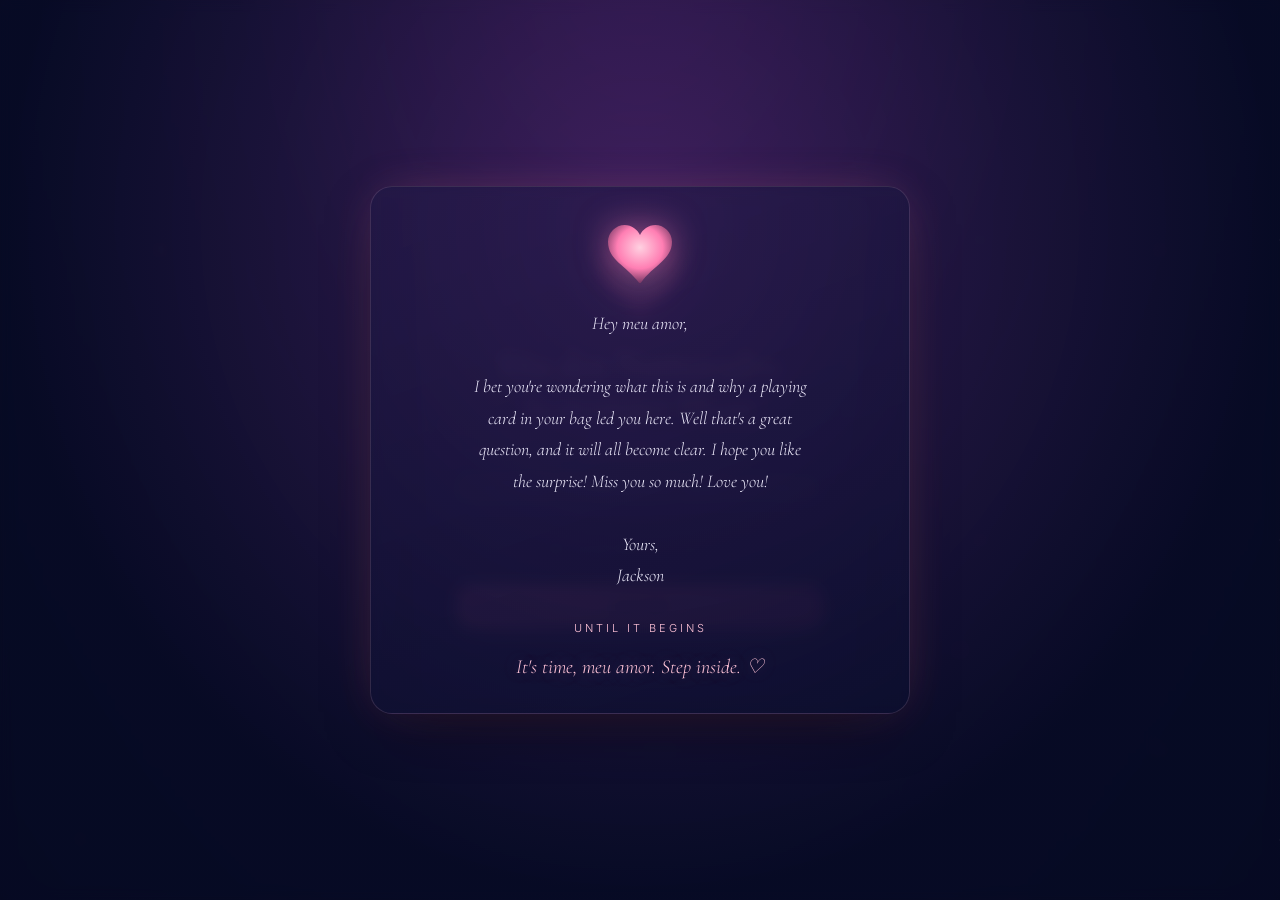
<file: index.html>
<!doctype html>
<html lang="en">
<head>
  <meta charset="utf-8" />
  <meta name="viewport" content="width=device-width, initial-scale=1, viewport-fit=cover" />
  <meta name="theme-color" content="#0b1030" />
  <meta name="robots" content="noindex, nofollow" />
  <title>Dia dos Namorados Scavenger Hunt</title>
  <link rel="icon" href="data:image/svg+xml,%3Csvg xmlns='http://www.w3.org/2000/svg' viewBox='0 0 32 29'%3E%3Cpath fill='%23ff7eb3' d='M23.6 0c-3.4 0-6.3 2.18-7.6 5.05C14.7 2.18 11.8 0 8.4 0 3.8 0 0 3.8 0 8.4c0 9.42 9.48 11.9 16 21.2 6.13-9.32 16-12 16-21.2C32 3.8 28.2 0 23.6 0z'/%3E%3C/svg%3E" />
  <link rel="preconnect" href="https://fonts.googleapis.com" />
  <link rel="preconnect" href="https://fonts.gstatic.com" crossorigin />
  <link href="https://fonts.googleapis.com/css2?family=Cormorant+Garamond:ital,wght@0,400;0,500;0,600;1,400;1,500&family=Inter:wght@300;400;500;600&display=swap" rel="stylesheet" />
  <link rel="stylesheet" href="assets/css/style.css" />
</head>
<body class="is-locked">
  <!-- starfield background -->
  <div class="stars" aria-hidden="true">
    <div class="stars__layer stars__layer--1"></div>
    <div class="stars__layer stars__layer--2"></div>
    <div class="stars__layer stars__layer--3"></div>
  </div>

  <!-- floating hearts background -->
  <div class="hearts" aria-hidden="true"></div>

  <!-- =====================================================================
       LOCK SCREEN — master gate
       ===================================================================== -->
  <section id="gate" class="gate" aria-label="Locked entrance">
    <div class="gate__inner">
      <div class="gate__sigil" aria-hidden="true">
        <svg viewBox="0 0 32 29" width="84" height="76">
          <defs>
            <radialGradient id="g" cx="50%" cy="38%" r="65%">
              <stop offset="0%" stop-color="#ffd1e1" />
              <stop offset="55%" stop-color="#ff7eb3" />
              <stop offset="100%" stop-color="#5a2a55" />
            </radialGradient>
          </defs>
          <path d="M23.6 0c-3.4 0-6.3 2.18-7.6 5.05C14.7 2.18 11.8 0 8.4 0 3.8 0 0 3.8 0 8.4c0 9.42 9.48 11.9 16 21.2 6.13-9.32 16-12 16-21.2C32 3.8 28.2 0 23.6 0z" fill="url(#g)" />
        </svg>
      </div>
      <h1 class="gate__title" data-title>Dia dos Namorados Scavenger Hunt</h1>
      <p class="gate__subtitle" data-subtitle>for the one I love</p>
      <p class="gate__greeting" data-greeting></p>
      <form id="gate-form" class="gate__form" autocomplete="off" novalidate>
        <label class="sr-only" for="gate-input">Password</label>
        <input
          id="gate-input"
          name="password"
          type="password"
          class="gate__input"
          inputmode="text"
          autocapitalize="off"
          autocorrect="off"
          spellcheck="false"
          required
        />
        <button type="submit" class="gate__btn">Enter</button>
      </form>
      <p id="gate-error" class="gate__error" role="alert" aria-live="polite"></p>
    </div>
  </section>

  <!-- =====================================================================
       COUNTDOWN OVERLAY — floats over the landing page until the hunt begins
       ===================================================================== -->
  <section id="countdown" class="countdown" hidden aria-label="Countdown to the hunt">
    <div class="countdown__inner">
      <div class="countdown__sigil" aria-hidden="true">
        <svg viewBox="0 0 32 29" width="64" height="58">
          <defs>
            <radialGradient id="cg" cx="50%" cy="38%" r="65%">
              <stop offset="0%" stop-color="#ffd1e1" />
              <stop offset="55%" stop-color="#ff7eb3" />
              <stop offset="100%" stop-color="#5a2a55" />
            </radialGradient>
          </defs>
          <path d="M23.6 0c-3.4 0-6.3 2.18-7.6 5.05C14.7 2.18 11.8 0 8.4 0 3.8 0 0 3.8 0 8.4c0 9.42 9.48 11.9 16 21.2 6.13-9.32 16-12 16-21.2C32 3.8 28.2 0 23.6 0z" fill="url(#cg)" />
        </svg>
      </div>

      <p class="countdown__message" id="countdown-message"></p>

      <p class="countdown__eyebrow" id="countdown-eyebrow"></p>
      <div class="countdown__clock" id="countdown-clock" role="timer" aria-live="off">
        <div class="countdown__unit">
          <span class="countdown__value" id="cd-days">00</span>
          <span class="countdown__label">days</span>
        </div>
        <span class="countdown__sep" aria-hidden="true">:</span>
        <div class="countdown__unit">
          <span class="countdown__value" id="cd-hours">00</span>
          <span class="countdown__label">hours</span>
        </div>
        <span class="countdown__sep" aria-hidden="true">:</span>
        <div class="countdown__unit">
          <span class="countdown__value" id="cd-mins">00</span>
          <span class="countdown__label">min</span>
        </div>
        <span class="countdown__sep" aria-hidden="true">:</span>
        <div class="countdown__unit">
          <span class="countdown__value" id="cd-secs">00</span>
          <span class="countdown__label">sec</span>
        </div>
      </div>

      <p class="countdown__ready" id="countdown-ready" hidden></p>
    </div>
  </section>

  <!-- =====================================================================
       HUNT APP — shown once gate is unlocked
       ===================================================================== -->
  <main id="app" class="app" hidden>
    <header class="app__header">
      <div class="brand">
        <span class="brand__heart" aria-hidden="true">♡</span>
        <div>
          <h1 class="brand__title" data-title>Dia dos Namorados Scavenger Hunt</h1>
          <p class="brand__subtitle" data-subtitle>for the one I love</p>
        </div>
      </div>
      <nav class="tabs" role="tablist" aria-label="Sections">
        <button class="tab is-active" role="tab" data-tab="start" aria-selected="true">Start Here</button>
        <button class="tab" role="tab" data-tab="hunt" aria-selected="false">The Hunt</button>
        <button class="tab" role="tab" data-tab="map" aria-selected="false">Map</button>
        <button class="tab" role="tab" data-tab="vault" aria-selected="false">Entertainment</button>
      </nav>
      <button id="reset-btn" class="ghost-btn" type="button" title="Reset progress">reset</button>
    </header>

    <!-- ============== TAB: START HERE / INSTRUCTIONS ============== -->
    <section id="tab-start" class="tab-panel is-active" role="tabpanel">
      <div class="howto" id="howto" aria-live="polite">
        <!-- populated by JS -->
      </div>
    </section>

    <!-- ============== TAB: THE HUNT ============== -->
    <section id="tab-hunt" class="tab-panel" role="tabpanel" hidden>
      <div class="stage-card" id="stage-card" aria-live="polite">
        <!-- populated by JS -->
      </div>

      <!-- per-stage reveal log -->
      <div class="reveals" id="reveals" aria-live="polite"></div>
    </section>

    <!-- ============== TAB: MAP / ROADMAP ============== -->
    <section id="tab-map" class="tab-panel" role="tabpanel" hidden>
      <h2 class="section-title">The Road So Far</h2>
      <p class="section-sub">Six whispers between us. Find each one to find me.</p>
      <ol id="roadmap" class="roadmap"></ol>
      <div class="progress">
        <div class="progress__bar"><div id="progress-fill" class="progress__fill"></div></div>
        <p class="progress__label"><span id="progress-count">0</span> of <span id="progress-total">6</span> hearts found</p>
      </div>
    </section>

    <!-- ============== TAB: ENTERTAINMENT VAULT ============== -->
    <section id="tab-vault" class="tab-panel" role="tabpanel" hidden>
      <h2 class="section-title">The Vault</h2>
      <p class="section-sub" id="vault-intro"></p>

      <div id="vault-content" class="vault"></div>
    </section>

    <footer class="app__footer">
      <span aria-hidden="true">♡</span>
      <span>made with love</span>
      <span aria-hidden="true">♡</span>
    </footer>
  </main>

  <!-- =====================================================================
       VICTORY OVERLAY — shown when stage 6 is solved
       ===================================================================== -->
  <section id="victory" class="victory" hidden aria-label="You found me">
    <div class="victory__inner">
      <div class="victory__sigil" aria-hidden="true">
        <svg viewBox="0 0 32 29" width="140" height="127">
          <defs>
            <radialGradient id="vg" cx="50%" cy="38%" r="65%">
              <stop offset="0%" stop-color="#fff1f7" />
              <stop offset="50%" stop-color="#ff7eb3" />
              <stop offset="100%" stop-color="#8a3a7a" />
            </radialGradient>
          </defs>
          <path d="M23.6 0c-3.4 0-6.3 2.18-7.6 5.05C14.7 2.18 11.8 0 8.4 0 3.8 0 0 3.8 0 8.4c0 9.42 9.48 11.9 16 21.2 6.13-9.32 16-12 16-21.2C32 3.8 28.2 0 23.6 0z" fill="url(#vg)" />
        </svg>
      </div>
      <h1 class="victory__title" id="victory-title"></h1>
      <p class="victory__message" id="victory-message"></p>
      <p class="victory__signature" id="victory-signature"></p>
      <div id="victory-media" class="victory__media"></div>
      <button type="button" class="ghost-btn" id="victory-close">return to the hunt</button>
    </div>
    <div class="victory__confetti" aria-hidden="true"></div>
  </section>

  <!-- scripts -->
  <script src="assets/js/content.js"></script>
  <script src="assets/js/clues.js"></script>
  <script src="assets/js/app.js"></script>
</body>
</html>
</file>
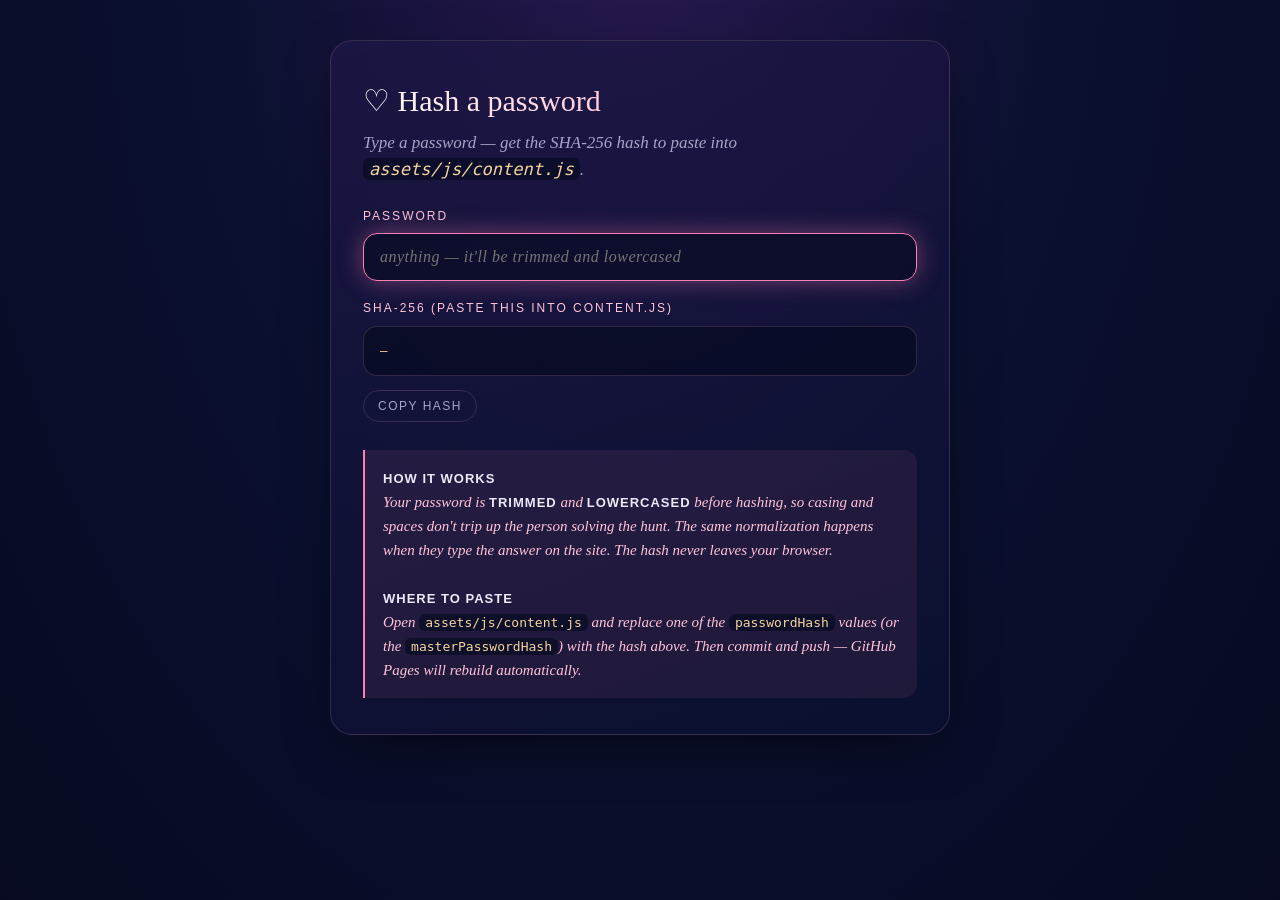
<file: tools/hash.html>
<!doctype html>
<html lang="en">
<head>
  <meta charset="utf-8" />
  <meta name="viewport" content="width=device-width, initial-scale=1" />
  <title>Password Hash Generator — Dia dos Namorados Scavenger Hunt</title>
  <link rel="icon" href="data:image/svg+xml,%3Csvg xmlns='http://www.w3.org/2000/svg' viewBox='0 0 100 100'%3E%3Ctext y='.9em' font-size='90'%3E%E2%99%A1%3C/text%3E%3C/svg%3E" />
  <style>
    :root {
      --bg-0: #070a22; --bg-1: #0b1030; --bg-2: #141a3d;
      --rose: #ff7eb3; --rose-soft: #ffc4d8; --rose-deep: #c54a85;
      --gold: #f4d4a0; --text: #ece9fa; --text-dim: #a8a3c7; --text-muted: #6f6a90;
      --border: rgba(255, 196, 216, 0.15);
    }
    * { box-sizing: border-box; }
    body {
      margin: 0; min-height: 100vh; padding: 40px 20px;
      background: radial-gradient(ellipse at 50% -10%, #2a1850 0%, var(--bg-1) 45%, var(--bg-0) 100%) no-repeat fixed;
      color: var(--text);
      font-family: -apple-system, BlinkMacSystemFont, "Segoe UI", "Inter", sans-serif;
      font-weight: 300; line-height: 1.6;
      display: grid; place-items: start center;
    }
    .wrap {
      width: min(620px, 100%);
      padding: 36px 32px;
      background: linear-gradient(160deg, rgba(30, 24, 70, 0.7), rgba(11, 16, 48, 0.78));
      border: 1px solid var(--border);
      border-radius: 22px;
      box-shadow: 0 18px 60px -20px rgba(0,0,0,0.7);
    }
    h1 {
      font-family: "Cormorant Garamond", Georgia, serif;
      font-weight: 500;
      font-size: 30px;
      margin: 0 0 4px;
      background: linear-gradient(120deg, #fff, var(--rose-soft), var(--gold));
      -webkit-background-clip: text; background-clip: text; color: transparent;
    }
    p.lede {
      margin: 0 0 24px;
      color: var(--text-dim);
      font-family: "Cormorant Garamond", Georgia, serif;
      font-style: italic;
      font-size: 17px;
    }
    label { display: block; font-size: 12px; letter-spacing: 2px; text-transform: uppercase; color: var(--rose-soft); margin: 18px 0 6px; }
    input[type="text"] {
      width: 100%; padding: 14px 16px;
      background: rgba(7,10,34,0.6); border: 1px solid var(--border); border-radius: 14px;
      color: var(--text); font-size: 16px; outline: none;
      font-family: "Cormorant Garamond", Georgia, serif; font-style: italic; letter-spacing: 0.5px;
    }
    input[type="text"]:focus { border-color: var(--rose); box-shadow: 0 0 24px rgba(255,126,179,0.4); }
    .hash {
      margin-top: 8px;
      padding: 14px 16px;
      background: rgba(7,10,34,0.7);
      border: 1px solid var(--border); border-radius: 14px;
      font-family: ui-monospace, SFMono-Regular, Menlo, monospace;
      font-size: 12.5px; word-break: break-all;
      color: var(--gold);
      min-height: 48px;
    }
    .row { display: flex; gap: 10px; align-items: center; flex-wrap: wrap; }
    button {
      appearance: none; border: 1px solid var(--border); background: transparent;
      color: var(--text-dim); padding: 8px 14px; border-radius: 999px; cursor: pointer;
      font-size: 12px; letter-spacing: 1.5px; text-transform: uppercase;
      transition: color .2s, border-color .2s;
    }
    button:hover { color: var(--rose-soft); border-color: var(--rose-soft); }
    .notes {
      margin-top: 28px;
      padding: 16px 18px;
      border-left: 2px solid var(--rose);
      background: rgba(255, 126, 179, 0.08);
      border-radius: 0 14px 14px 0;
      font-family: "Cormorant Garamond", Georgia, serif;
      font-style: italic; font-size: 15px; color: var(--rose-soft);
    }
    .notes b { color: var(--text); font-style: normal; font-family: -apple-system, sans-serif; font-size: 13px; letter-spacing: 1px; text-transform: uppercase; }
    .notes code {
      font-family: ui-monospace, SFMono-Regular, Menlo, monospace;
      font-size: 13px; padding: 1px 6px; border-radius: 6px;
      background: rgba(7,10,34,0.7); color: var(--gold); font-style: normal;
    }
    a { color: var(--rose-soft); }
  </style>
</head>
<body>
  <div class="wrap">
    <h1>♡ Hash a password</h1>
    <p class="lede">Type a password — get the SHA-256 hash to paste into <code style="font-family:ui-monospace,monospace; background:rgba(7,10,34,0.7); color:var(--gold); padding:1px 6px; border-radius:6px;">assets/js/content.js</code>.</p>

    <label for="pw">Password</label>
    <input id="pw" type="text" autocomplete="off" autocapitalize="off" autocorrect="off" spellcheck="false" placeholder="anything — it'll be trimmed and lowercased" />

    <label>SHA-256 (paste this into content.js)</label>
    <div class="hash" id="out">—</div>

    <div class="row" style="margin-top:14px;">
      <button id="copy" type="button">copy hash</button>
      <span id="copied" style="color: var(--rose-soft); font-style: italic; font-family: 'Cormorant Garamond', Georgia, serif;"></span>
    </div>

    <div class="notes">
      <b>How it works</b><br>
      Your password is <b>trimmed</b> and <b>lowercased</b> before hashing, so casing and spaces don't trip up the person solving the hunt. The same normalization happens when they type the answer on the site. The hash never leaves your browser.
      <br><br>
      <b>Where to paste</b><br>
      Open <code>assets/js/content.js</code> and replace one of the <code>passwordHash</code> values (or the <code>masterPasswordHash</code>) with the hash above. Then commit and push — GitHub Pages will rebuild automatically.
    </div>
  </div>

  <script>
    const $ = (s) => document.querySelector(s);
    const normalize = (s) => String(s || "").trim().toLowerCase();
    async function sha256(str) {
      const bytes = new TextEncoder().encode(str);
      const digest = await crypto.subtle.digest("SHA-256", bytes);
      return Array.from(new Uint8Array(digest)).map(b => b.toString(16).padStart(2, "0")).join("");
    }
    const pw = $("#pw");
    const out = $("#out");
    const copy = $("#copy");
    const copied = $("#copied");

    let lastHash = "";
    async function update() {
      const v = pw.value;
      if (!v) { out.textContent = "—"; lastHash = ""; return; }
      const h = await sha256(normalize(v));
      lastHash = h;
      out.textContent = h;
    }
    pw.addEventListener("input", update);
    copy.addEventListener("click", async () => {
      if (!lastHash) return;
      try {
        await navigator.clipboard.writeText(lastHash);
        copied.textContent = "copied ♡";
        setTimeout(() => copied.textContent = "", 1600);
      } catch {
        copied.textContent = "select the hash above and copy manually";
      }
    });
    pw.focus();
  </script>
</body>
</html>
</file>
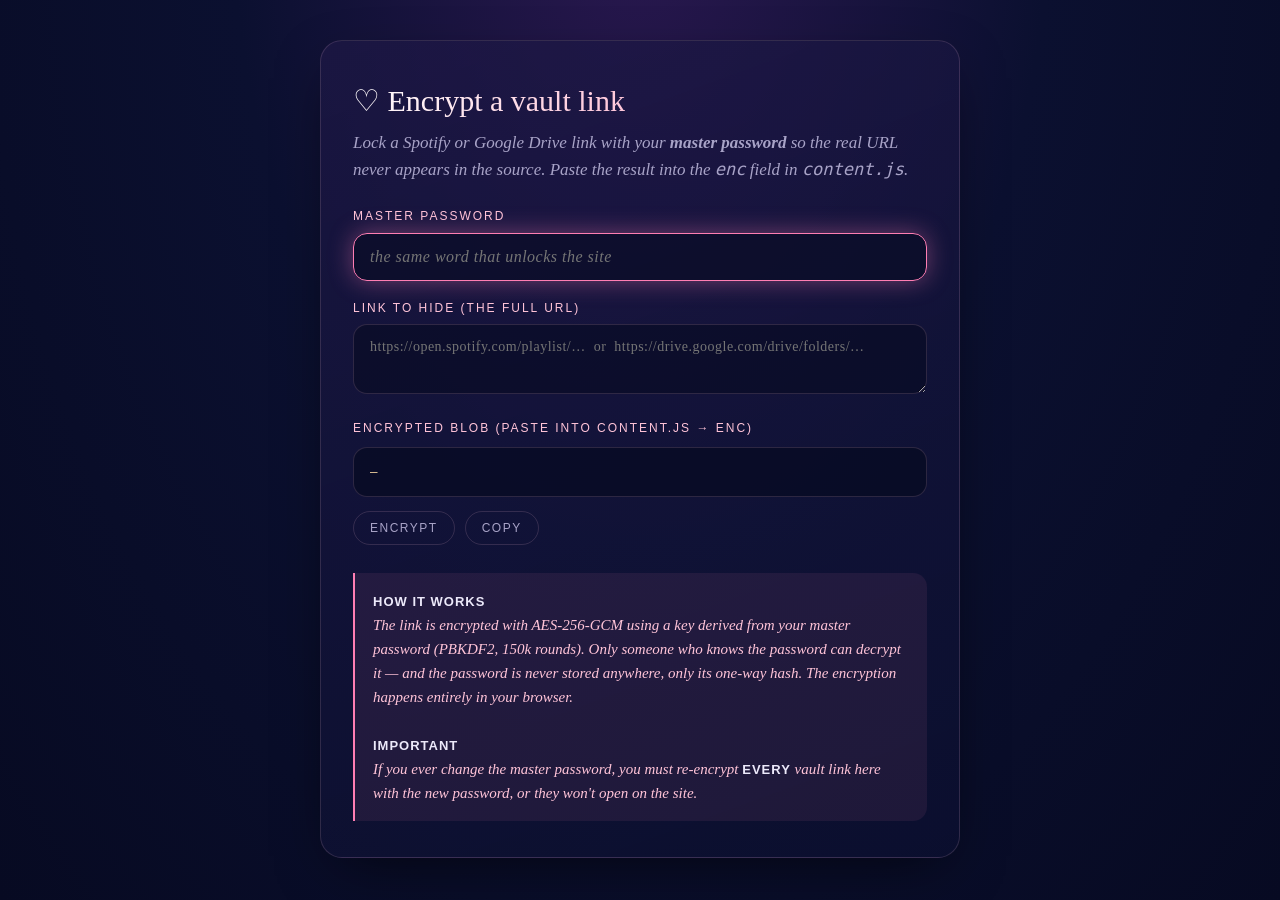
<file: tools/secrets.html>
<!doctype html>
<html lang="en">
<head>
  <meta charset="utf-8" />
  <meta name="viewport" content="width=device-width, initial-scale=1" />
  <title>Encrypt a Vault Link — Dia dos Namorados Scavenger Hunt</title>
  <link rel="icon" href="data:image/svg+xml,%3Csvg xmlns='http://www.w3.org/2000/svg' viewBox='0 0 100 100'%3E%3Ctext y='.9em' font-size='90'%3E%E2%99%A1%3C/text%3E%3C/svg%3E" />
  <style>
    :root {
      --bg-0: #070a22; --bg-1: #0b1030; --bg-2: #141a3d;
      --rose: #ff7eb3; --rose-soft: #ffc4d8; --rose-deep: #c54a85;
      --gold: #f4d4a0; --text: #ece9fa; --text-dim: #a8a3c7; --text-muted: #6f6a90;
      --border: rgba(255, 196, 216, 0.15);
    }
    * { box-sizing: border-box; }
    body {
      margin: 0; min-height: 100vh; padding: 40px 20px;
      background: radial-gradient(ellipse at 50% -10%, #2a1850 0%, var(--bg-1) 45%, var(--bg-0) 100%) no-repeat fixed;
      color: var(--text);
      font-family: -apple-system, BlinkMacSystemFont, "Segoe UI", "Inter", sans-serif;
      font-weight: 300; line-height: 1.6;
      display: grid; place-items: start center;
    }
    .wrap {
      width: min(640px, 100%);
      padding: 36px 32px;
      background: linear-gradient(160deg, rgba(30, 24, 70, 0.7), rgba(11, 16, 48, 0.78));
      border: 1px solid var(--border);
      border-radius: 22px;
      box-shadow: 0 18px 60px -20px rgba(0,0,0,0.7);
    }
    h1 {
      font-family: "Cormorant Garamond", Georgia, serif;
      font-weight: 500; font-size: 30px; margin: 0 0 4px;
      background: linear-gradient(120deg, #fff, var(--rose-soft), var(--gold));
      -webkit-background-clip: text; background-clip: text; color: transparent;
    }
    p.lede {
      margin: 0 0 24px; color: var(--text-dim);
      font-family: "Cormorant Garamond", Georgia, serif; font-style: italic; font-size: 17px;
    }
    label { display: block; font-size: 12px; letter-spacing: 2px; text-transform: uppercase; color: var(--rose-soft); margin: 18px 0 6px; }
    input[type="text"], textarea {
      width: 100%; padding: 14px 16px;
      background: rgba(7,10,34,0.6); border: 1px solid var(--border); border-radius: 14px;
      color: var(--text); font-size: 16px; outline: none;
      font-family: "Cormorant Garamond", Georgia, serif; font-style: italic; letter-spacing: 0.5px;
    }
    textarea { min-height: 70px; resize: vertical; font-style: normal; font-size: 14px; }
    input[type="text"]:focus, textarea:focus { border-color: var(--rose); box-shadow: 0 0 24px rgba(255,126,179,0.4); }
    .out {
      margin-top: 8px; padding: 14px 16px;
      background: rgba(7,10,34,0.7); border: 1px solid var(--border); border-radius: 14px;
      font-family: ui-monospace, SFMono-Regular, Menlo, monospace;
      font-size: 12.5px; word-break: break-all; color: var(--gold); min-height: 48px;
    }
    .row { display: flex; gap: 10px; align-items: center; flex-wrap: wrap; margin-top: 14px; }
    button {
      appearance: none; border: 1px solid var(--border); background: transparent;
      color: var(--text-dim); padding: 9px 16px; border-radius: 999px; cursor: pointer;
      font-size: 12px; letter-spacing: 1.5px; text-transform: uppercase;
      transition: color .2s, border-color .2s;
    }
    button:hover { color: var(--rose-soft); border-color: var(--rose-soft); }
    .notes {
      margin-top: 28px; padding: 16px 18px;
      border-left: 2px solid var(--rose); background: rgba(255, 126, 179, 0.08);
      border-radius: 0 14px 14px 0;
      font-family: "Cormorant Garamond", Georgia, serif;
      font-style: italic; font-size: 15px; color: var(--rose-soft);
    }
    .notes b { color: var(--text); font-style: normal; font-family: -apple-system, sans-serif; font-size: 13px; letter-spacing: 1px; text-transform: uppercase; }
    .notes code {
      font-family: ui-monospace, SFMono-Regular, Menlo, monospace;
      font-size: 13px; padding: 1px 6px; border-radius: 6px;
      background: rgba(7,10,34,0.7); color: var(--gold); font-style: normal;
    }
  </style>
</head>
<body>
  <div class="wrap">
    <h1>♡ Encrypt a vault link</h1>
    <p class="lede">Lock a Spotify or Google Drive link with your <b>master password</b> so the real URL never appears in the source. Paste the result into the <code>enc</code> field in <code>content.js</code>.</p>

    <label for="pw">Master password</label>
    <input id="pw" type="text" autocomplete="off" autocapitalize="off" autocorrect="off" spellcheck="false" placeholder="the same word that unlocks the site" />

    <label for="secret">Link to hide (the full URL)</label>
    <textarea id="secret" autocomplete="off" spellcheck="false" placeholder="https://open.spotify.com/playlist/…  or  https://drive.google.com/drive/folders/…"></textarea>

    <label>Encrypted blob (paste into content.js → enc)</label>
    <div class="out" id="out">—</div>

    <div class="row">
      <button id="encrypt" type="button">encrypt</button>
      <button id="copy" type="button">copy</button>
      <span id="msg" style="color: var(--rose-soft); font-style: italic; font-family: 'Cormorant Garamond', Georgia, serif;"></span>
    </div>

    <div class="notes">
      <b>How it works</b><br>
      The link is encrypted with AES-256-GCM using a key derived from your master password (PBKDF2, 150k rounds). Only someone who knows the password can decrypt it — and the password is never stored anywhere, only its one-way hash. The encryption happens entirely in your browser.
      <br><br>
      <b>Important</b><br>
      If you ever change the master password, you must re-encrypt <b>every</b> vault link here with the new password, or they won't open on the site.
    </div>
  </div>

  <script>
    const $ = (s) => document.querySelector(s);
    const PBKDF2_ITERS = 150000;
    const normalize = (s) => String(s || "").trim().toLowerCase();
    const b64 = (buf) => btoa(String.fromCharCode(...new Uint8Array(buf)));

    async function deriveKey(password, salt) {
      const baseKey = await crypto.subtle.importKey(
        "raw", new TextEncoder().encode(normalize(password)), "PBKDF2", false, ["deriveKey"]
      );
      return crypto.subtle.deriveKey(
        { name: "PBKDF2", salt, iterations: PBKDF2_ITERS, hash: "SHA-256" },
        baseKey, { name: "AES-GCM", length: 256 }, false, ["encrypt"]
      );
    }
    async function encrypt(password, plaintext) {
      const salt = crypto.getRandomValues(new Uint8Array(16));
      const iv = crypto.getRandomValues(new Uint8Array(12));
      const key = await deriveKey(password, salt);
      const ct = await crypto.subtle.encrypt({ name: "AES-GCM", iv }, key, new TextEncoder().encode(plaintext));
      return `v1.${b64(salt)}.${b64(iv)}.${b64(ct)}`;
    }

    const out = $("#out"), msg = $("#msg");
    let last = "";
    $("#encrypt").addEventListener("click", async () => {
      const pw = $("#pw").value, secret = $("#secret").value.trim();
      if (!pw || !secret) { out.textContent = "— (enter both fields above)"; last = ""; return; }
      out.textContent = "encrypting…";
      try {
        last = await encrypt(pw, secret);
        out.textContent = last;
      } catch (e) {
        out.textContent = "error: " + e.message; last = "";
      }
    });
    $("#copy").addEventListener("click", async () => {
      if (!last) return;
      try { await navigator.clipboard.writeText(last); msg.textContent = "copied ♡"; setTimeout(() => msg.textContent = "", 1600); }
      catch { msg.textContent = "select the blob above and copy manually"; }
    });
    $("#pw").focus();
  </script>
</body>
</html>
</file>
<file: assets/css/style.css>
/* =============================================================================
 *  Dia dos Namorados Scavenger Hunt — midnight + rose pink, dreamy & starry
 * ============================================================================= */

:root {
  --bg-0: #070a22;
  --bg-1: #0b1030;
  --bg-2: #141a3d;
  --bg-3: #1d2350;
  --rose: #ff7eb3;
  --rose-soft: #ffc4d8;
  --rose-deep: #c54a85;
  --gold: #f4d4a0;
  --text: #ece9fa;
  --text-dim: #a8a3c7;
  --text-muted: #6f6a90;
  --border: rgba(255, 196, 216, 0.15);
  --glow-rose: 0 0 24px rgba(255, 126, 179, 0.45), 0 0 60px rgba(255, 126, 179, 0.2);
  --glow-soft: 0 0 18px rgba(255, 196, 216, 0.35);
  --serif: "Cormorant Garamond", "Iowan Old Style", Georgia, serif;
  --sans: "Inter", -apple-system, BlinkMacSystemFont, "Segoe UI", sans-serif;
  --radius: 14px;
  --radius-lg: 22px;
  --shadow: 0 18px 60px -20px rgba(0, 0, 0, 0.7);
}

* { box-sizing: border-box; }

/* The browser's default [hidden] { display: none } rule has lower specificity
 * than our component display rules below (e.g. .victory { display: grid }),
 * so without this elements with `hidden` would still appear. */
[hidden] { display: none !important; }

html, body {
  margin: 0;
  padding: 0;
  min-height: 100%;
  background: radial-gradient(ellipse at 50% -10%, #2a1850 0%, var(--bg-1) 45%, var(--bg-0) 100%) no-repeat fixed;
  color: var(--text);
  font-family: var(--sans);
  font-weight: 300;
  line-height: 1.6;
  -webkit-font-smoothing: antialiased;
  text-rendering: optimizeLegibility;
  overflow-x: hidden;
  -webkit-tap-highlight-color: transparent;
}

body.is-locked { overflow: hidden; }

a { color: var(--rose-soft); }

.sr-only {
  position: absolute; width: 1px; height: 1px; padding: 0;
  margin: -1px; overflow: hidden; clip: rect(0, 0, 0, 0);
  white-space: nowrap; border: 0;
}

/* -----------------------------------------------------------------------------
 *  Starfield (3 parallax layers of radial-gradient stars)
 * --------------------------------------------------------------------------- */
.stars {
  position: fixed; inset: 0;
  pointer-events: none;
  z-index: 0;
  overflow: hidden;
}
.stars__layer {
  position: absolute; inset: -50%;
  background-repeat: repeat;
  opacity: 0.85;
  will-change: transform;
}
.stars__layer--1 {
  background-image:
    radial-gradient(1px 1px at 20px 30px, #ffffff, transparent 50%),
    radial-gradient(1px 1px at 40px 70px, #fde7f1, transparent 50%),
    radial-gradient(1.5px 1.5px at 90px 40px, #ffffff, transparent 50%),
    radial-gradient(1px 1px at 130px 80px, #c9d6ff, transparent 50%),
    radial-gradient(1px 1px at 160px 120px, #ffffff, transparent 50%);
  background-size: 200px 200px;
  animation: drift 220s linear infinite;
  opacity: 0.5;
}
.stars__layer--2 {
  background-image:
    radial-gradient(1.5px 1.5px at 50px 50px, #ffffff, transparent 50%),
    radial-gradient(2px 2px at 120px 90px, #ffe1ee, transparent 50%),
    radial-gradient(1px 1px at 80px 160px, #ffffff, transparent 50%),
    radial-gradient(1.5px 1.5px at 200px 60px, #d6c8ff, transparent 50%);
  background-size: 300px 300px;
  animation: drift 380s linear infinite reverse, twinkle 6s ease-in-out infinite;
  opacity: 0.75;
}
.stars__layer--3 {
  background-image:
    radial-gradient(2.5px 2.5px at 100px 100px, #ffffff, transparent 50%),
    radial-gradient(2px 2px at 300px 200px, #ffc4d8, transparent 50%),
    radial-gradient(1.5px 1.5px at 220px 280px, #ffffff, transparent 50%);
  background-size: 500px 500px;
  animation: drift 600s linear infinite, twinkle 4s ease-in-out infinite 1s;
  opacity: 0.9;
}
@keyframes drift {
  from { transform: translate3d(0, 0, 0); }
  to   { transform: translate3d(-200px, -100px, 0); }
}
@keyframes twinkle {
  0%, 100% { filter: brightness(1); }
  50%      { filter: brightness(1.5); }
}

/* -----------------------------------------------------------------------------
 *  Floating heart particles (injected by JS into .hearts)
 * --------------------------------------------------------------------------- */
.hearts {
  position: fixed; inset: 0;
  pointer-events: none;
  z-index: 1;
  overflow: hidden;
}
.hearts__heart {
  position: absolute;
  bottom: -40px;
  font-size: 18px;
  color: var(--rose);
  text-shadow: 0 0 12px rgba(255, 126, 179, 0.6);
  opacity: 0;
  animation: float-up linear infinite;
  user-select: none;
}
@keyframes float-up {
  0%   { transform: translateY(0) translateX(0) rotate(0deg); opacity: 0; }
  10%  { opacity: 0.85; }
  90%  { opacity: 0.85; }
  100% { transform: translateY(-110vh) translateX(var(--drift, 40px)) rotate(20deg); opacity: 0; }
}

/* -----------------------------------------------------------------------------
 *  GATE / LOCK SCREEN
 * --------------------------------------------------------------------------- */
.gate {
  position: relative;
  z-index: 5;
  min-height: 100vh;
  min-height: 100dvh;
  display: grid;
  place-items: center;
  padding: 32px 20px;
}
.gate__inner {
  position: relative;
  width: min(440px, 100%);
  padding: 44px 36px 36px;
  text-align: center;
  background: linear-gradient(160deg, rgba(30, 24, 70, 0.72), rgba(11, 16, 48, 0.78));
  border: 1px solid var(--border);
  border-radius: var(--radius-lg);
  box-shadow: var(--shadow);
  backdrop-filter: blur(14px) saturate(120%);
  -webkit-backdrop-filter: blur(14px) saturate(120%);
}
.gate__sigil {
  display: inline-flex;
  filter: drop-shadow(0 0 18px rgba(255, 126, 179, 0.55));
  animation: pulse 4s ease-in-out infinite;
}
@keyframes pulse {
  0%, 100% { transform: scale(1);   filter: drop-shadow(0 0 18px rgba(255, 126, 179, 0.55)); }
  50%      { transform: scale(1.05); filter: drop-shadow(0 0 28px rgba(255, 126, 179, 0.85)); }
}
.gate__title {
  font-family: var(--serif);
  font-weight: 500;
  font-size: clamp(24px, 6.5vw, 36px);
  margin: 18px 0 4px;
  letter-spacing: 0.5px;
  line-height: 1.15;
  background: linear-gradient(120deg, #fff 0%, var(--rose-soft) 50%, var(--gold) 100%);
  -webkit-background-clip: text;
  background-clip: text;
  color: transparent;
}
.gate__subtitle {
  font-family: var(--serif);
  font-style: italic;
  color: var(--rose-soft);
  margin: 0 0 18px;
  font-size: 16px;
  letter-spacing: 0.3px;
}
.gate__greeting {
  color: var(--text-dim);
  font-size: 14px;
  font-style: italic;
  margin: 0 0 24px;
  line-height: 1.7;
}
.gate__form {
  display: flex;
  flex-direction: column;
  gap: 12px;
}
.gate__input {
  width: 100%;
  padding: 14px 16px;
  background: rgba(7, 10, 34, 0.6);
  border: 1px solid var(--border);
  border-radius: var(--radius);
  color: var(--text);
  font-family: var(--serif);
  font-style: italic;
  font-size: 17px;
  text-align: center;
  letter-spacing: 1px;
  outline: none;
  transition: border-color .2s, box-shadow .2s, background .2s;
}
.gate__input::placeholder { color: var(--text-muted); }
.gate__input:focus {
  border-color: var(--rose);
  box-shadow: var(--glow-rose);
  background: rgba(7, 10, 34, 0.8);
}
.gate__btn {
  appearance: none;
  border: none;
  padding: 13px 18px;
  border-radius: var(--radius);
  background: linear-gradient(135deg, var(--rose) 0%, var(--rose-deep) 100%);
  color: #1a0a1a;
  font-family: var(--sans);
  font-size: 14px;
  font-weight: 600;
  letter-spacing: 2px;
  text-transform: uppercase;
  cursor: pointer;
  transition: transform .15s, box-shadow .2s, filter .2s;
  box-shadow: 0 8px 24px -8px rgba(255, 126, 179, 0.6);
}
.gate__btn:hover  { transform: translateY(-1px); box-shadow: var(--glow-rose); filter: brightness(1.05); }
.gate__btn:active { transform: translateY(0); }
.gate__error {
  min-height: 1.4em;
  margin: 16px 0 0;
  color: var(--rose-soft);
  font-family: var(--serif);
  font-style: italic;
  font-size: 15px;
  opacity: 0;
  transition: opacity .3s;
}
.gate__error.is-visible { opacity: 1; }

.gate.is-shaking .gate__inner { animation: shake 0.45s; }
@keyframes shake {
  0%, 100% { transform: translateX(0); }
  20%      { transform: translateX(-8px); }
  40%      { transform: translateX(8px); }
  60%      { transform: translateX(-5px); }
  80%      { transform: translateX(5px); }
}

/* -----------------------------------------------------------------------------
 *  COUNTDOWN OVERLAY
 *  A translucent veil over the landing page. The locked door stays faintly
 *  visible behind the blur so the surprise feels layered, not hidden.
 * --------------------------------------------------------------------------- */
.countdown {
  position: fixed;
  inset: 0;
  z-index: 20;
  display: grid;
  place-items: center;
  padding: 28px 18px;
  overflow-y: auto;
  background: radial-gradient(ellipse at 50% 25%, rgba(90, 42, 110, 0.55), rgba(7, 10, 34, 0.72) 70%);
  backdrop-filter: blur(7px) saturate(115%);
  -webkit-backdrop-filter: blur(7px) saturate(115%);
  animation: fade-in .6s ease both;
}
.countdown__inner {
  width: min(540px, 100%);
  padding: 38px 34px 30px;
  text-align: center;
  background: linear-gradient(160deg, rgba(30, 24, 70, 0.62), rgba(11, 16, 48, 0.68));
  border: 1px solid var(--border);
  border-radius: var(--radius-lg);
  box-shadow: var(--shadow), 0 0 50px -16px rgba(255, 126, 179, 0.4);
  backdrop-filter: blur(6px);
  -webkit-backdrop-filter: blur(6px);
}
.countdown__sigil {
  display: inline-flex;
  filter: drop-shadow(0 0 16px rgba(255, 126, 179, 0.5));
  animation: pulse 4s ease-in-out infinite;
}
.countdown__message {
  margin: 18px auto 28px;
  max-width: 42ch;
  font-family: var(--serif);
  font-style: italic;
  font-size: 18px;
  line-height: 1.75;
  color: var(--text);
  white-space: pre-wrap;
}
.countdown__eyebrow {
  margin: 0 0 14px;
  font-family: var(--sans);
  font-size: 11px;
  letter-spacing: 3px;
  text-transform: uppercase;
  color: var(--rose-soft);
}
.countdown__clock {
  display: flex;
  align-items: flex-start;
  justify-content: center;
  gap: 8px;
}
.countdown__unit {
  display: flex;
  flex-direction: column;
  align-items: center;
  gap: 6px;
  min-width: 64px;
  padding: 12px 8px;
  background: rgba(7, 10, 34, 0.55);
  border: 1px solid var(--border);
  border-radius: var(--radius);
  box-shadow: inset 0 0 18px -10px rgba(255, 126, 179, 0.5);
}
.countdown__value {
  font-family: var(--serif);
  font-weight: 600;
  font-size: clamp(28px, 7vw, 40px);
  line-height: 1;
  font-variant-numeric: tabular-nums;
  background: linear-gradient(120deg, #fff 0%, var(--rose-soft) 55%, var(--gold) 100%);
  -webkit-background-clip: text;
  background-clip: text;
  color: transparent;
}
.countdown__label {
  font-family: var(--sans);
  font-size: 10px;
  letter-spacing: 2px;
  text-transform: uppercase;
  color: var(--text-dim);
}
.countdown__sep {
  font-family: var(--serif);
  font-size: 28px;
  line-height: 1.6;
  color: var(--rose-soft);
  opacity: 0.5;
  align-self: flex-start;
  padding-top: 8px;
  animation: twinkle 2s ease-in-out infinite;
}
.countdown__ready {
  margin: 6px 0 0;
  font-family: var(--serif);
  font-style: italic;
  font-size: 20px;
  color: var(--rose-soft);
  text-shadow: var(--glow-soft);
}

/* -----------------------------------------------------------------------------
 *  APP / MAIN HUNT VIEW
 * --------------------------------------------------------------------------- */
.app {
  position: relative;
  z-index: 5;
  max-width: 880px;
  margin: 0 auto;
  padding: 28px 20px 80px;
  animation: fade-up .6s ease both;
}
@keyframes fade-up {
  from { opacity: 0; transform: translateY(8px); }
  to   { opacity: 1; transform: translateY(0); }
}

.app__header {
  display: grid;
  grid-template-columns: 1fr auto;
  grid-template-areas:
    "brand reset"
    "tabs  tabs";
  gap: 16px 12px;
  align-items: center;
  margin-bottom: 24px;
}
@media (min-width: 720px) {
  .app__header {
    grid-template-columns: auto 1fr auto;
    grid-template-areas: "brand tabs reset";
  }
}
.brand { grid-area: brand; display: flex; align-items: center; gap: 12px; }
.brand__heart {
  font-size: 32px;
  color: var(--rose);
  text-shadow: var(--glow-rose);
  animation: heartbeat 1.6s ease-in-out infinite;
}
@keyframes heartbeat {
  0%, 60%, 100% { transform: scale(1); }
  20%, 40%      { transform: scale(1.18); }
}
.brand { min-width: 0; }
.brand > div { min-width: 0; flex: 1; }
.brand__title {
  font-family: var(--serif);
  font-weight: 500;
  font-size: clamp(17px, 4.2vw, 22px);
  margin: 0;
  letter-spacing: 0.3px;
  line-height: 1.2;
  overflow-wrap: anywhere;
}
.brand__subtitle {
  margin: 0;
  font-family: var(--serif);
  font-style: italic;
  font-size: 13px;
  color: var(--rose-soft);
}

/* tabs */
.tabs { grid-area: tabs; display: flex; gap: 4px; justify-content: center; flex-wrap: wrap; }
.tab {
  appearance: none;
  background: transparent;
  border: 1px solid transparent;
  color: var(--text-dim);
  font-family: var(--sans);
  font-weight: 500;
  font-size: 13px;
  letter-spacing: 1.5px;
  text-transform: uppercase;
  padding: 9px 14px;
  border-radius: 999px;
  cursor: pointer;
  transition: color .2s, background .2s, border-color .2s, box-shadow .2s;
}
.tab:hover { color: var(--text); }
.tab.is-active {
  color: var(--text);
  background: rgba(255, 126, 179, 0.12);
  border-color: var(--border);
  box-shadow: 0 0 0 1px rgba(255, 126, 179, 0.18) inset, 0 0 18px -8px rgba(255, 126, 179, 0.6);
}

.ghost-btn {
  grid-area: reset;
  appearance: none;
  background: transparent;
  border: 1px solid var(--border);
  color: var(--text-muted);
  font-family: var(--sans);
  font-size: 11px;
  letter-spacing: 1.5px;
  text-transform: uppercase;
  padding: 8px 12px;
  border-radius: 999px;
  cursor: pointer;
  transition: color .2s, border-color .2s;
  justify-self: end;
}
.ghost-btn:hover { color: var(--rose-soft); border-color: var(--rose-soft); }

.tab-panel { display: none; }
.tab-panel.is-active { display: block; animation: fade-up .4s ease both; }

/* -----------------------------------------------------------------------------
 *  STAGE CARD
 * --------------------------------------------------------------------------- */
.stage-card {
  position: relative;
  padding: 32px 28px;
  background: linear-gradient(160deg, rgba(30, 24, 70, 0.7), rgba(11, 16, 48, 0.78));
  border: 1px solid var(--border);
  border-radius: var(--radius-lg);
  box-shadow: var(--shadow);
  backdrop-filter: blur(14px) saturate(120%);
  -webkit-backdrop-filter: blur(14px) saturate(120%);
}
.stage-card__eyebrow {
  font-family: var(--sans);
  font-size: 11px;
  letter-spacing: 3px;
  text-transform: uppercase;
  color: var(--rose-soft);
  margin: 0 0 8px;
}
.stage-card__title {
  font-family: var(--serif);
  font-weight: 500;
  font-size: clamp(26px, 4vw, 34px);
  margin: 0 0 18px;
  background: linear-gradient(120deg, #fff 0%, var(--rose-soft) 60%, var(--gold) 100%);
  -webkit-background-clip: text;
  background-clip: text;
  color: transparent;
}
.stage-card__location {
  display: flex;
  align-items: center;
  gap: 12px;
  margin: 0 0 20px;
  padding: 12px 16px;
  background: rgba(255, 196, 216, 0.07);
  border: 1px solid var(--border);
  border-radius: var(--radius);
}
.stage-card__location-pin {
  font-size: 20px;
  line-height: 1;
  filter: drop-shadow(0 0 8px rgba(255, 126, 179, 0.5));
}
.stage-card__location-label {
  display: block;
  font-family: var(--sans);
  font-size: 10px;
  letter-spacing: 2.5px;
  text-transform: uppercase;
  color: var(--rose-soft);
  margin-bottom: 2px;
}
.stage-card__location-name {
  display: block;
  font-family: var(--serif);
  font-size: 17px;
  line-height: 1.4;
  color: var(--text);
}
.stage-card__location-detail {
  display: block;
  font-family: var(--sans);
  font-size: 13px;
  line-height: 1.5;
  color: var(--text-dim);
  margin-top: 3px;
}

.stage-card__reveal-location {
  margin-top: 12px;
  width: 100%;
  appearance: none;
  background: transparent;
  border: 1px dashed var(--border);
  color: var(--text-muted);
  font-family: var(--sans);
  font-size: 11px;
  letter-spacing: 2px;
  text-transform: uppercase;
  padding: 11px 14px;
  border-radius: var(--radius);
  cursor: pointer;
  transition: color .2s, border-color .2s, box-shadow .2s;
}
.stage-card__reveal-location:hover {
  color: var(--rose-soft);
  border-color: var(--rose-soft);
  box-shadow: 0 0 18px -10px rgba(255, 126, 179, 0.6);
}

.stage-card__hint-btn {
  margin-top: 14px;
  appearance: none;
  background: transparent;
  border: none;
  color: var(--text-muted);
  font-family: var(--sans);
  font-size: 12px;
  letter-spacing: 1px;
  text-transform: uppercase;
  text-decoration: underline;
  text-underline-offset: 3px;
  padding: 4px 2px;
  cursor: pointer;
  transition: color .2s;
}
.stage-card__hint-btn:hover {
  color: var(--rose-soft);
}

.stage-card__clue {
  font-family: var(--serif);
  font-style: italic;
  font-size: 19px;
  line-height: 1.7;
  color: var(--text);
  margin: 0 0 24px;
  white-space: pre-wrap;
}
.stage-card__hint {
  margin: 0 0 20px;
  padding: 14px 16px;
  border-left: 2px solid var(--rose);
  background: rgba(255, 126, 179, 0.08);
  border-radius: 0 var(--radius) var(--radius) 0;
  font-style: italic;
  color: var(--rose-soft);
  font-size: 14px;
  white-space: pre-wrap;
}
.stage-card__form {
  display: flex;
  gap: 10px;
  flex-wrap: wrap;
}
.stage-card__form input {
  flex: 1 1 220px;
  min-width: 0;
  padding: 13px 16px;
  background: rgba(7, 10, 34, 0.6);
  border: 1px solid var(--border);
  border-radius: var(--radius);
  color: var(--text);
  font-family: var(--serif);
  font-style: italic;
  font-size: 16px;
  letter-spacing: 0.5px;
  outline: none;
  transition: border-color .2s, box-shadow .2s;
}
.stage-card__form input:focus {
  border-color: var(--rose);
  box-shadow: var(--glow-rose);
}
.stage-card__form button {
  appearance: none;
  border: none;
  padding: 13px 22px;
  border-radius: var(--radius);
  background: linear-gradient(135deg, var(--rose) 0%, var(--rose-deep) 100%);
  color: #1a0a1a;
  font-weight: 600;
  font-size: 13px;
  letter-spacing: 2px;
  text-transform: uppercase;
  cursor: pointer;
  transition: transform .15s, filter .2s;
}
.stage-card__form button:hover { filter: brightness(1.05); transform: translateY(-1px); }
.stage-card__feedback {
  min-height: 1.4em;
  margin: 14px 0 0;
  color: var(--rose-soft);
  font-family: var(--serif);
  font-style: italic;
  font-size: 14px;
}
.stage-card.is-shaking { animation: shake 0.45s; }

.stage-card--all-done {
  text-align: center;
  padding: 48px 28px;
}
.stage-card--all-done .stage-card__title { margin-bottom: 8px; }

/* -----------------------------------------------------------------------------
 *  REVEALS LOG (each solved stage's reveal text accumulates here)
 * --------------------------------------------------------------------------- */
.reveals {
  margin-top: 22px;
  display: flex;
  flex-direction: column;
  gap: 12px;
}
.reveal {
  padding: 18px 20px;
  background: linear-gradient(160deg, rgba(40, 28, 80, 0.55), rgba(11, 16, 48, 0.5));
  border: 1px solid var(--border);
  border-left: 3px solid var(--rose);
  border-radius: var(--radius);
  animation: fade-up .5s ease both;
}
.reveal__head {
  display: flex;
  justify-content: space-between;
  align-items: center;
  margin-bottom: 6px;
  font-size: 11px;
  letter-spacing: 2px;
  text-transform: uppercase;
  color: var(--rose-soft);
}
.reveal__body {
  font-family: var(--serif);
  font-style: italic;
  color: var(--text);
  font-size: 16px;
  white-space: pre-wrap;
  margin: 0;
}

/* -----------------------------------------------------------------------------
 *  ROADMAP
 * --------------------------------------------------------------------------- */
.section-title {
  font-family: var(--serif);
  font-weight: 500;
  font-size: 28px;
  margin: 4px 0 4px;
  letter-spacing: 0.5px;
}
.section-sub {
  margin: 0 0 24px;
  color: var(--text-dim);
  font-style: italic;
  font-family: var(--serif);
  font-size: 16px;
}
.subsection-title {
  font-family: var(--serif);
  font-weight: 500;
  font-size: 20px;
  margin: 28px 0 12px;
  color: var(--rose-soft);
  letter-spacing: 0.5px;
}

.roadmap {
  list-style: none;
  margin: 0;
  padding: 0;
  display: flex;
  flex-direction: column;
  gap: 10px;
}
.roadmap__item {
  display: grid;
  grid-template-columns: 44px 1fr auto;
  align-items: center;
  gap: 14px;
  padding: 14px 18px;
  background: linear-gradient(160deg, rgba(30, 24, 70, 0.55), rgba(11, 16, 48, 0.55));
  border: 1px solid var(--border);
  border-radius: var(--radius);
  transition: border-color .25s, box-shadow .25s, transform .25s;
}
.roadmap__item.is-current {
  border-color: var(--rose);
  box-shadow: var(--glow-rose);
}
.roadmap__item.is-done { opacity: 0.85; }
.roadmap__item.is-locked .roadmap__title { color: var(--text-muted); }

.roadmap__num {
  width: 44px; height: 44px;
  display: grid; place-items: center;
  border-radius: 50%;
  font-family: var(--serif);
  font-size: 18px;
  background: rgba(7, 10, 34, 0.7);
  border: 1px solid var(--border);
  color: var(--text-dim);
}
.is-done .roadmap__num {
  background: linear-gradient(135deg, var(--rose), var(--rose-deep));
  border-color: transparent;
  color: #1a0a1a;
  box-shadow: var(--glow-rose);
}
.is-current .roadmap__num {
  color: var(--rose);
  border-color: var(--rose);
  animation: pulse 2.2s ease-in-out infinite;
}

.roadmap__title {
  font-family: var(--serif);
  font-size: 18px;
  margin: 0;
}
.roadmap__status {
  font-size: 11px;
  letter-spacing: 2px;
  text-transform: uppercase;
  color: var(--text-muted);
}
.is-done .roadmap__status { color: var(--rose-soft); }
.is-current .roadmap__status { color: var(--rose); }

.progress {
  margin-top: 26px;
  text-align: center;
}
.progress__bar {
  position: relative;
  height: 6px;
  background: rgba(7, 10, 34, 0.7);
  border: 1px solid var(--border);
  border-radius: 999px;
  overflow: hidden;
}
.progress__fill {
  position: absolute; inset: 0 auto 0 0;
  width: 0%;
  background: linear-gradient(90deg, var(--rose-deep), var(--rose), var(--gold));
  box-shadow: var(--glow-rose);
  transition: width .8s cubic-bezier(.2,.7,.2,1);
}
.progress__label {
  margin: 12px 0 0;
  font-family: var(--serif);
  font-style: italic;
  color: var(--text-dim);
  font-size: 15px;
}
.progress__label span { color: var(--rose-soft); font-weight: 500; }

/* -----------------------------------------------------------------------------
 *  HOW-TO / START HERE
 * --------------------------------------------------------------------------- */
.howto__card {
  position: relative;
  padding: 32px 28px;
  background: linear-gradient(160deg, rgba(30, 24, 70, 0.7), rgba(11, 16, 48, 0.78));
  border: 1px solid var(--border);
  border-radius: var(--radius-lg);
  box-shadow: var(--shadow);
  backdrop-filter: blur(14px) saturate(120%);
  -webkit-backdrop-filter: blur(14px) saturate(120%);
}
.howto__eyebrow {
  font-family: var(--sans);
  font-size: 11px;
  letter-spacing: 3px;
  text-transform: uppercase;
  color: var(--rose-soft);
  margin: 0 0 8px;
}
.howto__title {
  font-family: var(--serif);
  font-weight: 500;
  font-size: clamp(26px, 4vw, 34px);
  margin: 0 0 14px;
  background: linear-gradient(120deg, #fff 0%, var(--rose-soft) 60%, var(--gold) 100%);
  -webkit-background-clip: text;
  background-clip: text;
  color: transparent;
}
.howto__intro {
  font-family: var(--serif);
  font-style: italic;
  font-size: 18px;
  line-height: 1.7;
  color: var(--text);
  margin: 0 0 24px;
}
.howto__steps {
  list-style: none;
  margin: 0 0 24px;
  padding: 0;
  display: flex;
  flex-direction: column;
  gap: 12px;
}
.howto__step {
  display: flex;
  align-items: flex-start;
  gap: 14px;
  padding: 14px 16px;
  background: rgba(255, 126, 179, 0.06);
  border: 1px solid var(--border);
  border-radius: var(--radius);
}
.howto__icon {
  flex: 0 0 auto;
  width: 34px;
  height: 34px;
  display: grid;
  place-items: center;
  border-radius: 50%;
  background: rgba(255, 126, 179, 0.14);
  color: var(--rose);
  font-size: 16px;
}
.howto__text {
  font-family: var(--serif);
  font-size: 16px;
  line-height: 1.6;
  color: var(--text-dim);
}
.howto__videos {
  margin: 0 0 24px;
}
.howto__note {
  margin: 0 0 24px;
  padding: 14px 16px;
  border-left: 2px solid var(--rose);
  background: rgba(255, 126, 179, 0.08);
  border-radius: 0 var(--radius) var(--radius) 0;
  font-family: var(--serif);
  font-style: italic;
  color: var(--rose-soft);
  font-size: 14px;
}
.howto__cta {
  width: 100%;
  appearance: none;
  border: none;
  cursor: pointer;
  font-family: var(--sans);
  font-weight: 600;
  font-size: 14px;
  letter-spacing: 1.5px;
  text-transform: uppercase;
  padding: 16px 22px;
  border-radius: 999px;
  color: #2a0f22;
  background: linear-gradient(120deg, var(--rose-soft), var(--rose));
  box-shadow: 0 12px 30px -12px rgba(255, 126, 179, 0.8);
  transition: transform .15s, box-shadow .2s, filter .2s;
}
.howto__cta:hover { filter: brightness(1.05); box-shadow: 0 16px 36px -12px rgba(255, 126, 179, 0.9); }
.howto__cta:active { transform: translateY(1px); }

/* -----------------------------------------------------------------------------
 *  MEDIA / VAULT
 * --------------------------------------------------------------------------- */
.media-list {
  display: grid;
  gap: 14px;
}
.media-list--video {
  grid-template-columns: repeat(auto-fit, minmax(260px, 1fr));
}

.media-card {
  padding: 16px 18px;
  background: linear-gradient(160deg, rgba(30, 24, 70, 0.55), rgba(11, 16, 48, 0.55));
  border: 1px solid var(--border);
  border-radius: var(--radius);
  display: flex;
  flex-direction: column;
  gap: 10px;
}
.media-card__title {
  font-family: var(--serif);
  font-size: 17px;
  margin: 0;
  color: var(--text);
}
.media-card__sub {
  margin: -6px 0 4px;
  font-family: var(--serif);
  font-style: italic;
  color: var(--rose-soft);
  font-size: 13px;
}
.media-card audio,
.media-card video {
  width: 100%;
  border-radius: 10px;
  background: rgba(7, 10, 34, 0.7);
}
.media-card video { aspect-ratio: 16 / 9; }

.media-empty {
  padding: 18px;
  font-family: var(--serif);
  font-style: italic;
  color: var(--text-muted);
  text-align: center;
  border: 1px dashed var(--border);
  border-radius: var(--radius);
}
.media-locked {
  padding: 16px 18px;
  border: 1px dashed var(--border);
  border-radius: var(--radius);
  display: flex;
  align-items: center;
  gap: 10px;
  font-family: var(--serif);
  font-style: italic;
  color: var(--text-muted);
  font-size: 14px;
}
.media-locked::before {
  content: "🔒";
  font-size: 18px;
  filter: grayscale(0.4) hue-rotate(-20deg);
}

/* ---- Vault: Spotify + Drive cards ---------------------------------------- */
.vault {
  display: grid;
  gap: 20px;
}
.vault__empty {
  padding: 18px;
  font-family: var(--serif);
  font-style: italic;
  color: var(--text-muted);
  text-align: center;
  border: 1px dashed var(--border);
  border-radius: var(--radius);
}
.vault__card {
  padding: 18px;
  background: linear-gradient(160deg, rgba(30, 24, 70, 0.55), rgba(11, 16, 48, 0.55));
  border: 1px solid var(--border);
  border-radius: var(--radius);
  display: flex;
  flex-direction: column;
  gap: 14px;
}
.vault__card--locked {
  flex-direction: row;
  align-items: center;
  border-style: dashed;
  color: var(--text-muted);
}
.vault__head {
  display: flex;
  align-items: flex-start;
  gap: 12px;
}
.vault__icon {
  font-size: 22px;
  line-height: 1.2;
  color: var(--rose);
  flex: 0 0 auto;
}
.vault__title {
  font-family: var(--serif);
  font-size: 20px;
  margin: 0;
  color: var(--text);
}
.vault__blurb {
  margin: 2px 0 0;
  font-family: var(--serif);
  font-style: italic;
  color: var(--rose-soft);
  font-size: 14px;
}
.vault__spotify {
  width: 100%;
  border: 0;
  border-radius: 14px;
  display: block;
}
.vault__drive {
  width: 100%;
  border: 1px solid var(--border);
  border-radius: 14px;
  background: rgba(7, 10, 34, 0.7);
  display: block;
}
.vault__open {
  align-self: flex-start;
  appearance: none;
  text-decoration: none;
  border: 1px solid var(--border);
  color: var(--text-dim);
  font-family: var(--sans);
  font-size: 12px;
  letter-spacing: 1.5px;
  text-transform: uppercase;
  padding: 9px 16px;
  border-radius: 999px;
  transition: color .2s, border-color .2s, box-shadow .2s;
}
.vault__open:hover {
  color: var(--rose-soft);
  border-color: var(--rose-soft);
  box-shadow: 0 0 18px -10px rgba(255, 126, 179, 0.6);
}
.vault__error {
  margin: 0;
  font-family: var(--serif);
  font-style: italic;
  color: var(--text-muted);
  font-size: 14px;
}

/* -----------------------------------------------------------------------------
 *  VICTORY OVERLAY
 * --------------------------------------------------------------------------- */
.victory {
  position: fixed; inset: 0;
  z-index: 50;
  display: grid;
  place-items: center;
  padding: 32px 20px;
  background: radial-gradient(ellipse at 50% 30%, rgba(140, 60, 130, 0.7), rgba(7, 10, 34, 0.95) 60%);
  backdrop-filter: blur(8px);
  -webkit-backdrop-filter: blur(8px);
  animation: fade-in .5s ease both;
  overflow-y: auto;
}
@keyframes fade-in { from { opacity: 0; } to { opacity: 1; } }

.victory__inner {
  position: relative;
  z-index: 2;
  width: min(560px, 100%);
  padding: 44px 32px;
  text-align: center;
  background: linear-gradient(160deg, rgba(40, 28, 80, 0.75), rgba(11, 16, 48, 0.85));
  border: 1px solid var(--border);
  border-radius: var(--radius-lg);
  box-shadow: var(--shadow), var(--glow-rose);
  animation: fade-up .8s ease both;
}
.victory__sigil { filter: drop-shadow(0 0 26px rgba(255, 126, 179, 0.7)); animation: pulse 3s ease-in-out infinite; }
.victory__title {
  font-family: var(--serif);
  font-weight: 500;
  font-size: clamp(34px, 7vw, 52px);
  margin: 18px 0 14px;
  background: linear-gradient(120deg, #fff 0%, var(--rose-soft) 50%, var(--gold) 100%);
  -webkit-background-clip: text;
  background-clip: text;
  color: transparent;
}
.victory__message {
  font-family: var(--serif);
  font-style: italic;
  font-size: 19px;
  line-height: 1.7;
  color: var(--text);
  margin: 0 0 18px;
  white-space: pre-wrap;
}
.victory__signature {
  font-family: var(--serif);
  font-style: italic;
  color: var(--rose-soft);
  font-size: 16px;
  margin: 0 0 28px;
}
.victory__media {
  margin: 0 0 24px;
  display: flex;
  flex-direction: column;
  align-items: center;
  gap: 16px;
}
.victory__media img,
.victory__media video,
.victory__media audio { width: 100%; border-radius: var(--radius); }
/* The Drive folder card stretches to the full width of the victory card so the
   grid of videos is large and easy to tap on a phone. */
.victory__media .vault__card { width: 100%; text-align: left; }

/* confetti hearts in victory overlay */
.victory__confetti {
  position: absolute; inset: 0;
  pointer-events: none;
  overflow: hidden;
  z-index: 1;
}
.victory__confetti span {
  position: absolute;
  top: -30px;
  font-size: 22px;
  color: var(--rose);
  text-shadow: 0 0 12px rgba(255, 126, 179, 0.7);
  animation: fall linear infinite;
}
@keyframes fall {
  0%   { transform: translateY(0) rotate(0deg);   opacity: 0; }
  10%  { opacity: 1; }
  100% { transform: translateY(110vh) rotate(360deg); opacity: 0; }
}

/* -----------------------------------------------------------------------------
 *  FOOTER
 * --------------------------------------------------------------------------- */
.app__footer {
  margin-top: 48px;
  text-align: center;
  font-family: var(--serif);
  font-style: italic;
  color: var(--text-muted);
  font-size: 13px;
  display: flex;
  gap: 8px;
  justify-content: center;
  align-items: center;
}
.app__footer span:first-child,
.app__footer span:last-child { color: var(--rose); }

/* -----------------------------------------------------------------------------
 *  Mobile polish
 *  Everything in this site is mobile-first; this block fine-tunes the small
 *  screens (≤520px), keeping comfortable tap targets, breathing room, and
 *  the dreamy aesthetic intact on phones.
 * --------------------------------------------------------------------------- */
@media (max-width: 520px) {
  .gate { padding: 20px 14px; }
  .gate__inner {
    padding: 32px 22px 26px;
    border-radius: 18px;
  }
  .gate__sigil svg { width: 64px; height: 58px; }
  .gate__subtitle { font-size: 14px; margin-bottom: 14px; }
  .gate__greeting { font-size: 13px; margin-bottom: 20px; }
  .gate__input { font-size: 16px; padding: 13px 14px; letter-spacing: 0.5px; }
  .gate__btn  { padding: 13px 16px; font-size: 13px; }

  .countdown { padding: 18px 12px; align-items: start; }
  .countdown__inner {
    padding: 28px 18px 24px;
    border-radius: 18px;
    margin: auto 0;
  }
  .countdown__sigil svg { width: 54px; height: 49px; }
  .countdown__message { font-size: 16px; margin: 14px auto 22px; line-height: 1.7; }
  .countdown__eyebrow { font-size: 10px; letter-spacing: 2.5px; }
  .countdown__clock { gap: 4px; }
  .countdown__unit { min-width: 0; flex: 1 1 0; padding: 10px 4px; }
  .countdown__value { font-size: clamp(22px, 8vw, 32px); }
  .countdown__label { font-size: 9px; letter-spacing: 1px; }
  .countdown__sep { font-size: 20px; padding-top: 6px; }
  .countdown__ready { font-size: 17px; }

  .app {
    padding: 18px 14px calc(64px + env(safe-area-inset-bottom));
  }
  .app__header { gap: 10px; margin-bottom: 18px; }

  .brand { gap: 10px; }
  .brand__heart { font-size: 26px; }
  .brand__subtitle { font-size: 12px; }

  .tabs { gap: 2px; }
  .tab {
    padding: 8px 11px;
    font-size: 11px;
    letter-spacing: 1px;
    flex: 1 1 auto;
  }

  .ghost-btn {
    padding: 6px 10px;
    font-size: 10px;
    letter-spacing: 1.2px;
  }

  .stage-card {
    padding: 24px 20px;
    border-radius: 18px;
  }
  .stage-card__eyebrow { font-size: 10px; letter-spacing: 2.5px; }
  .stage-card__title  { font-size: clamp(22px, 6vw, 28px); margin-bottom: 14px; }
  .stage-card__clue   { font-size: 17px; margin-bottom: 20px; line-height: 1.65; }
  .stage-card__hint   { font-size: 13px; padding: 12px 14px; }
  .stage-card__form   { flex-direction: column; gap: 10px; }
  .stage-card__form input {
    font-size: 16px;            /* prevents iOS auto-zoom on focus */
    padding: 13px 14px;
    flex: 1 1 auto;
    width: 100%;
  }
  .stage-card__form button {
    padding: 13px 18px;
    font-size: 12px;
    width: 100%;
  }

  .reveal { padding: 14px 16px; border-radius: 12px; }
  .reveal__body { font-size: 15px; }
  .reveal__head { font-size: 10px; letter-spacing: 1.5px; }

  .howto__card    { padding: 24px 20px; border-radius: 18px; }
  .howto__eyebrow { font-size: 10px; letter-spacing: 2.5px; }
  .howto__intro   { font-size: 16px; }
  .howto__step    { padding: 12px 14px; gap: 12px; }
  .howto__icon    { width: 30px; height: 30px; font-size: 15px; }
  .howto__text    { font-size: 15px; }
  .howto__note    { font-size: 13px; padding: 12px 14px; }
  .howto__cta     { font-size: 13px; padding: 15px 18px; }

  .section-title    { font-size: 24px; }
  .section-sub      { font-size: 15px; margin-bottom: 18px; }
  .subsection-title { font-size: 18px; margin: 22px 0 10px; }

  .roadmap__item {
    grid-template-columns: 36px 1fr;
    grid-template-areas:
      "num  title"
      "num  status";
    row-gap: 2px;
    padding: 12px 14px;
    border-radius: 12px;
  }
  .roadmap__num    { grid-area: num; width: 36px; height: 36px; font-size: 15px; align-self: center; }
  .roadmap__item > div { grid-area: title; min-width: 0; }
  .roadmap__title  { font-size: 16px; }
  .roadmap__status { grid-area: status; text-align: left; font-size: 10px; letter-spacing: 1.5px; }
  .progress__label { font-size: 14px; }

  .media-card { padding: 14px 14px; border-radius: 12px; }
  .media-card__title { font-size: 16px; }
  .media-list--video { grid-template-columns: 1fr; }

  .media-locked, .media-empty { padding: 14px 14px; font-size: 13px; }

  /* Victory overlay: full-bleed on phones, but keep the romantic card feel */
  .victory { padding: 16px 12px; align-items: start; }
  .victory__inner {
    padding: 32px 22px;
    border-radius: 22px;
    margin-top: env(safe-area-inset-top);
    margin-bottom: env(safe-area-inset-bottom);
  }
  .victory__sigil svg { width: 96px; height: 87px; }
  .victory__title    { font-size: clamp(28px, 8vw, 40px); margin: 14px 0 10px; }
  .victory__message  { font-size: 17px; }
  .victory__signature { font-size: 15px; margin-bottom: 22px; }

  .app__footer { margin-top: 36px; }
}

/* Very narrow phones (≤360px): one last squeeze. */
@media (max-width: 360px) {
  .brand__heart    { font-size: 22px; }
  .brand__title    { font-size: 15px; }
  .brand__subtitle { font-size: 11px; }
  .tab             { padding: 7px 8px; font-size: 10.5px; letter-spacing: 0.6px; }
  .ghost-btn       { padding: 6px 8px; font-size: 9.5px; letter-spacing: 1px; }
}

/* Larger phones in landscape & small tablets: keep a single column but
   give content slightly more room. */
@media (min-width: 521px) and (max-width: 719px) {
  .app { padding: 22px 18px 80px; }
  .stage-card { padding: 28px 24px; }
}

/* -----------------------------------------------------------------------------
 *  Reduced motion
 * --------------------------------------------------------------------------- */
@media (prefers-reduced-motion: reduce) {
  *, *::before, *::after { animation-duration: 0.001ms !important; animation-iteration-count: 1 !important; transition-duration: 0.001ms !important; }
}
</file>
